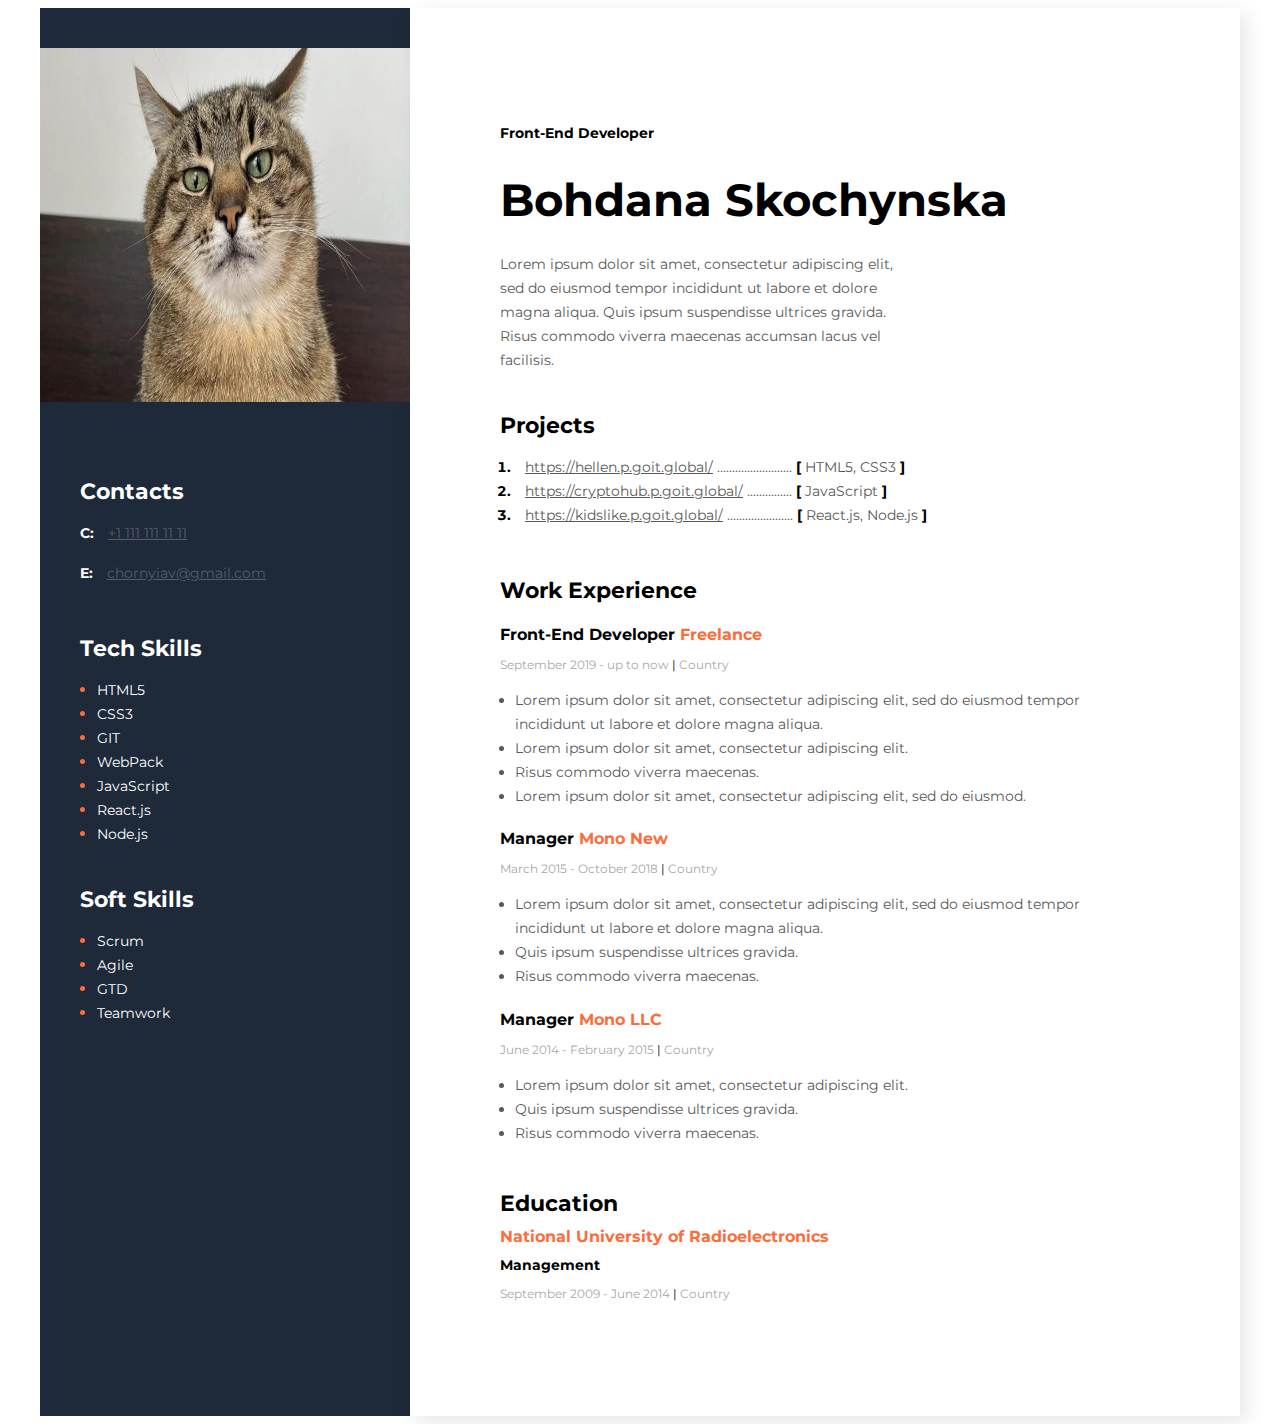
<file: index.html>
<!DOCTYPE html>
<html lang="en">
<head>
    <meta charset="UTF-8">
    <meta http-equiv="X-UA-Compatible" content="IE=edge">
    <meta name="viewport" content="width=device-width, initial-scale=1.0">
    <link rel="stylesheet" href="sit.css"> 
    <link rel="preconnect" href="https://fonts.googleapis.com">
<link rel="preconnect" href="https://fonts.gstatic.com" crossorigin>
<link href="https://fonts.googleapis.com/css2?family=Montserrat:wght@400;700&display=swap" rel="stylesheet">
    <title>Resume</title>
</head>
<body>
    <!--Main-->
    <div class = "main">
         <!--Main content-->
         <div class ="maincontent">

              <!--about user-->
              <div class="about_user">
                <h2 class="about_position">Front-End Developer</h2>
                <h1 class="about_name">Bohdana Skochynska</h1>
                <p class="about_discription">
                Lorem ipsum dolor sit amet, consectetur adipiscing elit, sed do eiusmod tempor incididunt ut labore 
                et dolore magna 
                aliqua. Quis ipsum suspendisse ultrices gravida. Risus commodo viverra maecenas accumsan lacus vel 
                facilisis. 
                </p>
              </div>
              <!--Projects-->
              <div class="projects">
                <h3 class="title">Projects</h3>
                <ol class="project_list">
                    <li class="project_item">
                        <span class="project"><a href="https://hellen.p.goit.global/" class="project_link">https://hellen.p.goit.global/</a>
                            .........................
                            <span class="project_bracket">[</span> HTML5, CSS3 <span class="project_bracket">]</span></span>
                       
                    </li>

                    <li class="project_item">
                        <span class="project"><a href="https://cryptohub.p.goit.global/" class="project_link">https://cryptohub.p.goit.global/</a>
                            ...............
                            <span class="project_bracket">[</span> JavaScript <span class="project_bracket">]</span></span>
                    </li>
                    <li class="project_item">
                        <span class="project"><a href="https://kidslike.p.goit.global/" class="project_link">https://kidslike.p.goit.global/</a>
                            ......................
                            <span class="project_bracket">[</span> React.js, Node.js <span class="project_bracket">]</span></span>
                    </li>
                </ol>

              </div>
              <!--Work-->
              <div class="work">
                <h3 class="title">Work Experience</h3>
                <!--Company 1-->
                <div>
                    <h4 class="position">Front-End Developer<span class="orange"> Freelance</span></h4>
                    <p class="date">September 2019 - up to now <span class="line">| </span>Country</p>
                    <ul class="work_list">
                        <li class="worklist_item">Lorem ipsum dolor sit amet, consectetur adipiscing elit, sed do eiusmod 
                            tempor incididunt ut labore et dolore magna aliqua.</li>
                        <li class="worklist_item">Lorem ipsum dolor sit amet, consectetur adipiscing elit.</li>
                        <li class="worklist_item">Risus commodo viverra maecenas. </li>
                        <li class="worklist_item">Lorem ipsum dolor sit amet, consectetur adipiscing elit, sed do eiusmod.</li>
                    </ul>
                </div>
                 <!--Company 2-->
                <div>
                    <h4 class="position">Manager<span class="orange"> Mono New</span></h4>
                    <p class="date">March 2015 - October 2018 <span class="line">|</span> Country</p>
                    <ul class="work_list">
                        <li class="worklist_item">Lorem ipsum dolor sit amet, consectetur adipiscing elit, sed do eiusmod 
                            tempor incididunt ut labore et dolore magna aliqua.</li>
                        <li class="worklist_item">Quis ipsum suspendisse ultrices gravida.</li>
                        <li class="worklist_item">Risus commodo viverra maecenas. </li>
                    </ul>

                </div>
                <!--Company 3-->
                <div>
                    <h4 class="position">Manager<span class="orange"> Mono LLC</span></h4>
                    <p class="date">June 2014 - February 2015 <span class="line">|</span> Country</p>
                    <ul class="work_list">
                        <li class="worklist_item">Lorem ipsum dolor sit amet, consectetur adipiscing elit.</li>
                        <li class="worklist_item">Quis ipsum suspendisse ultrices gravida.</li>
                        <li class="worklist_item">Risus commodo viverra maecenas.</li>
                    </ul>
                </div>
              </div>

              <!--Education-->
              <div class="education">
                <h3 class="title">Education</h3>
                <h4 class="sub_title_education">National University of Radioelectronics</h4>
                <h5 class="management">Management</h5>
                <p class="date">September 2009 - June 2014 <span class="line">|</span> Country</p>   
              </div>

         </div>
         <!--Sidebar-->
         <aside class = "sidebar">
            <img src="1000_545_1648468790-5163.webp" alt="user photo" class="photo">
            <!--Contacts-->
            <div class="contacts">
                <h3 class="sidebar_title">Contacts</h3>
                <div>
                    <p>
                        <span class="contact-type">C:</span>
                        <a href="tel:+11111111111"  class="contact_link">+1 111 111 11 11</a>
                    <p>
                    <p>
                        <span class="contact-type">E:</span>
                        <a href="mailto: chornyiav@gmail.com" class="contact_link">chornyiav@gmail.com</a>
                    </p>
                </div>
            </div>
            <!--Tech Skills-->
            <div class="tech_skills">
                <h3 class="sidebar_title">Tech Skills</h3>
                <ul class="list">
                    <li class="skills-item"><span class="skills_text">HTML5</span></li>
                    <li class="skills-item"><span class="skills_text">CSS3</span></li>
                    <li class="skills-item"><span class="skills_text">GIT</span></li>
                    <li class="skills-item"><span class="skills_text">WebPack</span></li>
                    <li class="skills-item"><span class="skills_text">JavaScript</span></li>
                    <li class="skills-item"><span class="skills_text">React.js</span></li>
                    <li class="skills-item"><span class="skills_text">Node.js</span></li>
                  
                </ul>
            </div>
            <!--Soft Skills-->
            <div class="soft_skills">
                <h3 class="sidebar_title">Soft Skills</h3>
                <ul class="list">
                    <li class="skills-item"><span class="skills_text">Scrum</span></li>
                    <li class="skills-item"><span class="skills_text">Agile</span></li>
                    <li class="skills-item"><span class="skills_text">GTD</span></li>
                    <li class="skills-item"><span class="skills_text">Teamwork</span></li>
                </ul>
            </div>
         </aside>
    </div>
</body>
</html>
</file>
<file: sit.css>
body{

    
    font-family: 'Montserrat', sans-serif;
    background-color: #FFFFFF;
}

/* main */
.main{

    display: flex;
    flex-direction: row-reverse;
    width: 1200px;
    margin: 0 auto;
}

/* about styles */

.about_user{

    margin-bottom: 40px;
}

.about_position{
    font-style: normal;
    font-weight: 700;
    font-size: 14px;
    line-height: 17px;
    color: #000000;
    margin-bottom: 20px;

}

.about_name{

    font-style: normal;
    font-weight: 700;
    font-size: 45px;
    line-height: 55px;
    color: #000000;
    margin-bottom: 25px;

}

.about_discription{
    font-style: normal;
    font-weight: 400;
    font-size: 14px;
    line-height: 24px;
    color: #595959;
    width: 400px;
    

/* projects */
}
.projects{
    margin-bottom: 50px;
    /* margin: 10px, 67px, 100px, 400px;
    margin: 10px;
    margin: 10px, 67px; */

}

.title{
    font-style: normal;
    font-weight: 700;
    font-size: 22px;
    line-height: 27px;
    /* identical to box height */
    color: #000000;
    margin-bottom: 10px;
}

.project_item{
    font-style: normal;
    font-weight: bold;
    font-size: 14px;
    line-height: 24px;
    color: #000000;
    

}

.project,
.project_link
{
    font-style: normal;
    font-weight: 400;
    font-size: 14px;
    line-height: 24px;
    color: #595959;
}

.project_link{
margin-left: 10px;

}
.project_bracket{
    font-style: normal;
    font-weight: 700;
    font-size: 14px;
    line-height: 24px; 
    color: #000000;
}
.project_list{
padding: 0;
margin-left: 15px;
/* work */
}
.work{
    margin-bottom: 45px;  
}
 /* education */

 /* sidebar */
.sidebar{
    padding-top: 40px; 
    width: 370px;
     background-color: #1E2939;
}

/* maincontent */
.maincontent{

    background-color: #FFFFFF;
    box-shadow: 6px 6px 20px rgba(0, 0, 0, 0.1);
    padding: 105px 90px;

}

.photo{
    width: 370px;
    height: 354px;
    margin-bottom: 50px; 

}

.tech_skills{
    margin-top: 50px;
    
    }

.sidebar_title{
color:#FFFFFF;
font-style: normal;
font-weight: 700;
font-size: 22px;
line-height: 27px;
margin-bottom: 10px;
}
.contacts,
.tech_skills,
.soft_skills{
    margin-left: 40px;  
}
.soft_skills{
    margin-top: 40px; 
}
.list{
    color: #FFFFFF;
    padding: 0;
    margin-left: 17px;}
.skills-item{
    color: #FB6D3A;}
.skills_text{
    color: #FFFFFF; 
    font-style: normal;
    font-weight: normal;
    font-size: 14px;
    line-height: 24px;
}
.contact-type{
    color:#FFFFFF;
    font-style: normal;
    font-weight: 700;
    font-size: 14px;
    line-height: 24px;
    margin-right: 10px;
}
   
.contact_link{
    color:#565E6A;
    font-style: normal;
    font-weight: 400;
    font-size: 14px;
    line-height: 24px}
    
.sub_title_education{
    margin: 10px 0;
}
.position{
    font-style: normal;
    font-weight: 700;
    font-size: 16px;
    line-height: 20px;
    color: #000000;}
.position,
.management{
    margin-bottom: 10px;
}
.management{
    font-style: normal;
    font-weight: 700;
    font-size: 14px;
    line-height: 17px;
    color: #000000; 
    margin-top: 10px;}
.orange,.sub_title_education{
    font-style: normal;
    font-weight: 700;
    font-size: 16px;
    line-height: 20px;
    color: #FB6D3A;
}
.date{
font-style: normal;
font-weight: 400;
font-size: 12px;
line-height: 15px;
color: #A8A8A8;
margin-bottom: 10px;
}
.line{
    font-style: normal;
    font-weight: 400;
    font-size: 12px;
    line-height: 15px;
    color: #000000;
}
.work_list{
    padding:0;
    margin-left: 15px;
}
.worklist_item{
font-style: normal;
font-weight: 400;
font-size: 14px;
line-height: 24px;
color: #595959;
}
</file>
